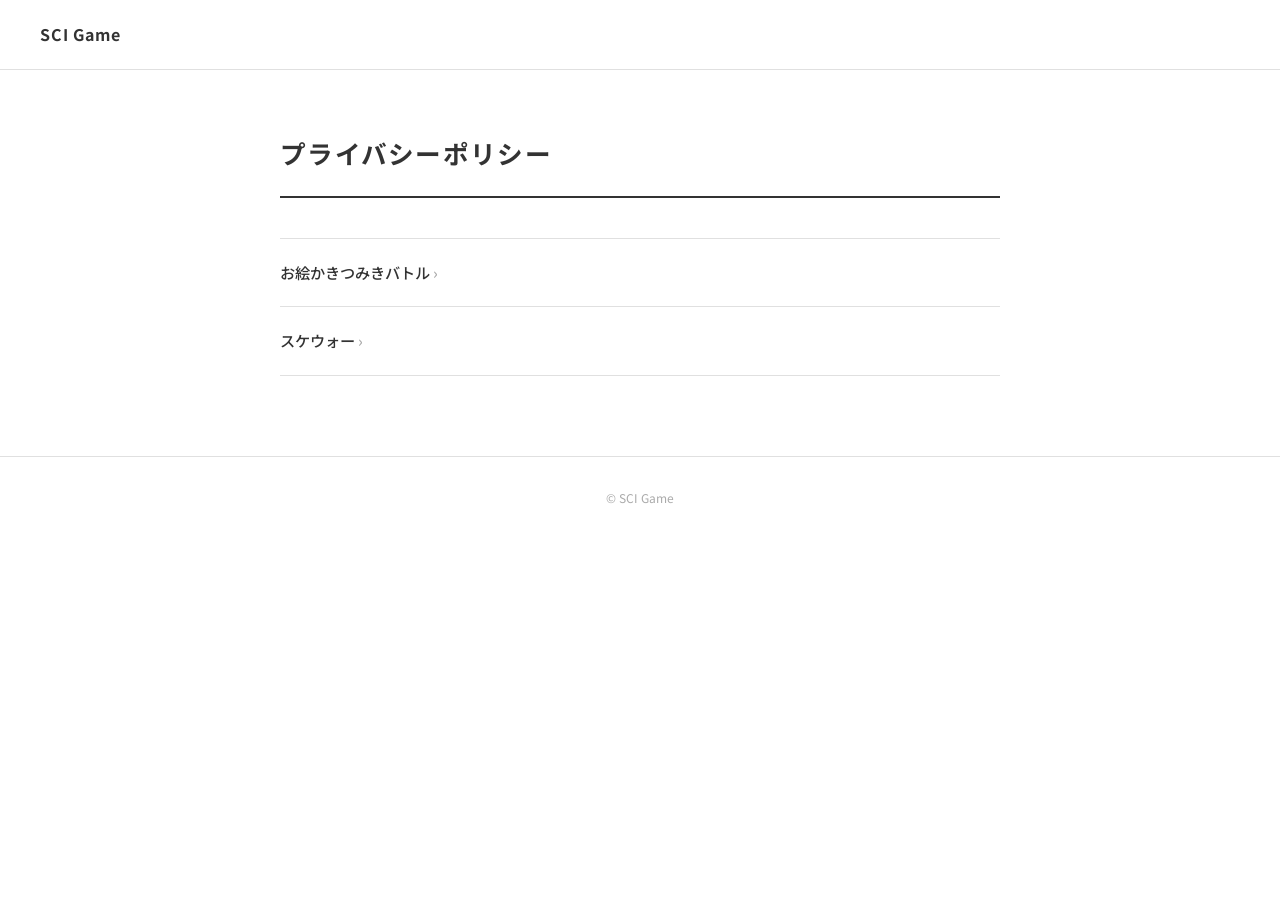
<file: index.html>
<!DOCTYPE html>
<html lang="ja">
<head>
  <meta charset="UTF-8">
  <meta name="viewport" content="width=device-width, initial-scale=1.0">
  <title>SCI Game - プライバシーポリシー</title>
  <link rel="stylesheet" href="style.css">
</head>
<body>
  <header>
    <span class="site-name">SCI Game</span>
  </header>
  <main>
    <h1 class="page-title">プライバシーポリシー</h1>
    <div class="app-list">
      <a href="tsumiki/">お絵かきつみきバトル</a>
      <a href="sketch-wars/">スケウォー</a>
    </div>
  </main>
  <footer>
    &copy; SCI Game
  </footer>
</body>
</html>
</file>
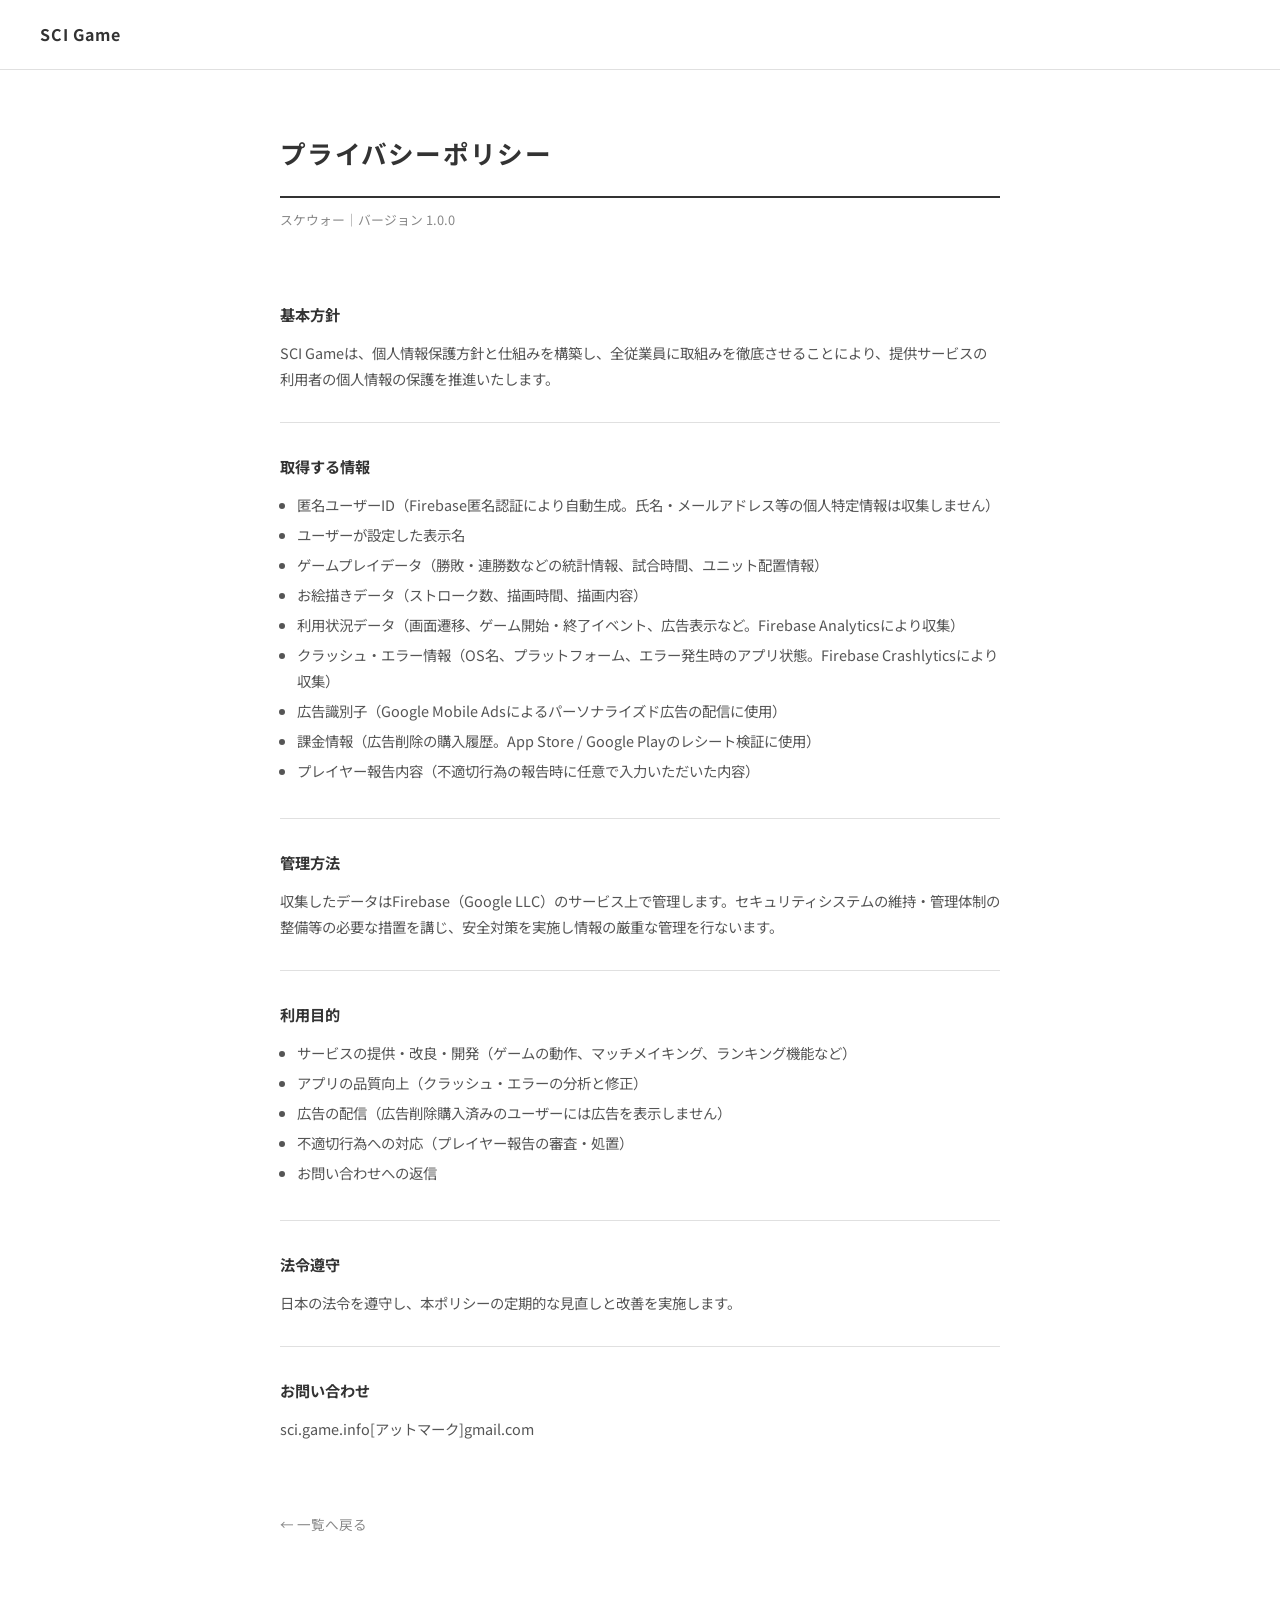
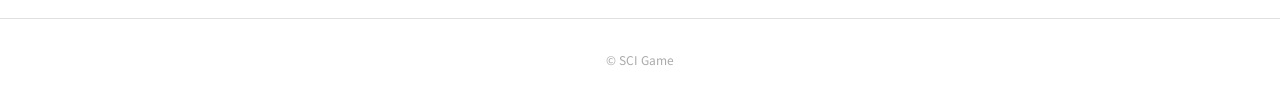
<file: sketch-wars/index.html>
<!DOCTYPE html>
<html lang="ja">
<head>
  <meta charset="UTF-8">
  <meta name="viewport" content="width=device-width, initial-scale=1.0">
  <title>スケウォー - プライバシーポリシー</title>
  <link rel="stylesheet" href="../style.css">
</head>
<body>
  <header>
    <a href="../" class="site-name">SCI Game</a>
  </header>
  <main>
    <h1 class="page-title">プライバシーポリシー</h1>
    <p class="version">スケウォー｜バージョン 1.0.0</p>

    <div class="section">
      <h2>基本方針</h2>
      <p>SCI Gameは、個人情報保護方針と仕組みを構築し、全従業員に取組みを徹底させることにより、提供サービスの利用者の個人情報の保護を推進いたします。</p>
    </div>

    <div class="section">
      <h2>取得する情報</h2>
      <ul>
        <li>匿名ユーザーID（Firebase匿名認証により自動生成。氏名・メールアドレス等の個人特定情報は収集しません）</li>
        <li>ユーザーが設定した表示名</li>
        <li>ゲームプレイデータ（勝敗・連勝数などの統計情報、試合時間、ユニット配置情報）</li>
        <li>お絵描きデータ（ストローク数、描画時間、描画内容）</li>
        <li>利用状況データ（画面遷移、ゲーム開始・終了イベント、広告表示など。Firebase Analyticsにより収集）</li>
        <li>クラッシュ・エラー情報（OS名、プラットフォーム、エラー発生時のアプリ状態。Firebase Crashlyticsにより収集）</li>
        <li>広告識別子（Google Mobile Adsによるパーソナライズド広告の配信に使用）</li>
        <li>課金情報（広告削除の購入履歴。App Store / Google Playのレシート検証に使用）</li>
        <li>プレイヤー報告内容（不適切行為の報告時に任意で入力いただいた内容）</li>
      </ul>
    </div>

    <div class="section">
      <h2>管理方法</h2>
      <p>収集したデータはFirebase（Google LLC）のサービス上で管理します。セキュリティシステムの維持・管理体制の整備等の必要な措置を講じ、安全対策を実施し情報の厳重な管理を行ないます。</p>
    </div>

    <div class="section">
      <h2>利用目的</h2>
      <ul>
        <li>サービスの提供・改良・開発（ゲームの動作、マッチメイキング、ランキング機能など）</li>
        <li>アプリの品質向上（クラッシュ・エラーの分析と修正）</li>
        <li>広告の配信（広告削除購入済みのユーザーには広告を表示しません）</li>
        <li>不適切行為への対応（プレイヤー報告の審査・処置）</li>
        <li>お問い合わせへの返信</li>
      </ul>
    </div>

    <div class="section">
      <h2>法令遵守</h2>
      <p>日本の法令を遵守し、本ポリシーの定期的な見直しと改善を実施します。</p>
    </div>

    <div class="section">
      <h2>お問い合わせ</h2>
      <p>sci.game.info[アットマーク]gmail.com</p>
    </div>

    <a href="../" class="back-link">← 一覧へ戻る</a>
  </main>
  <footer>
    &copy; SCI Game
  </footer>
</body>
</html>
</file>
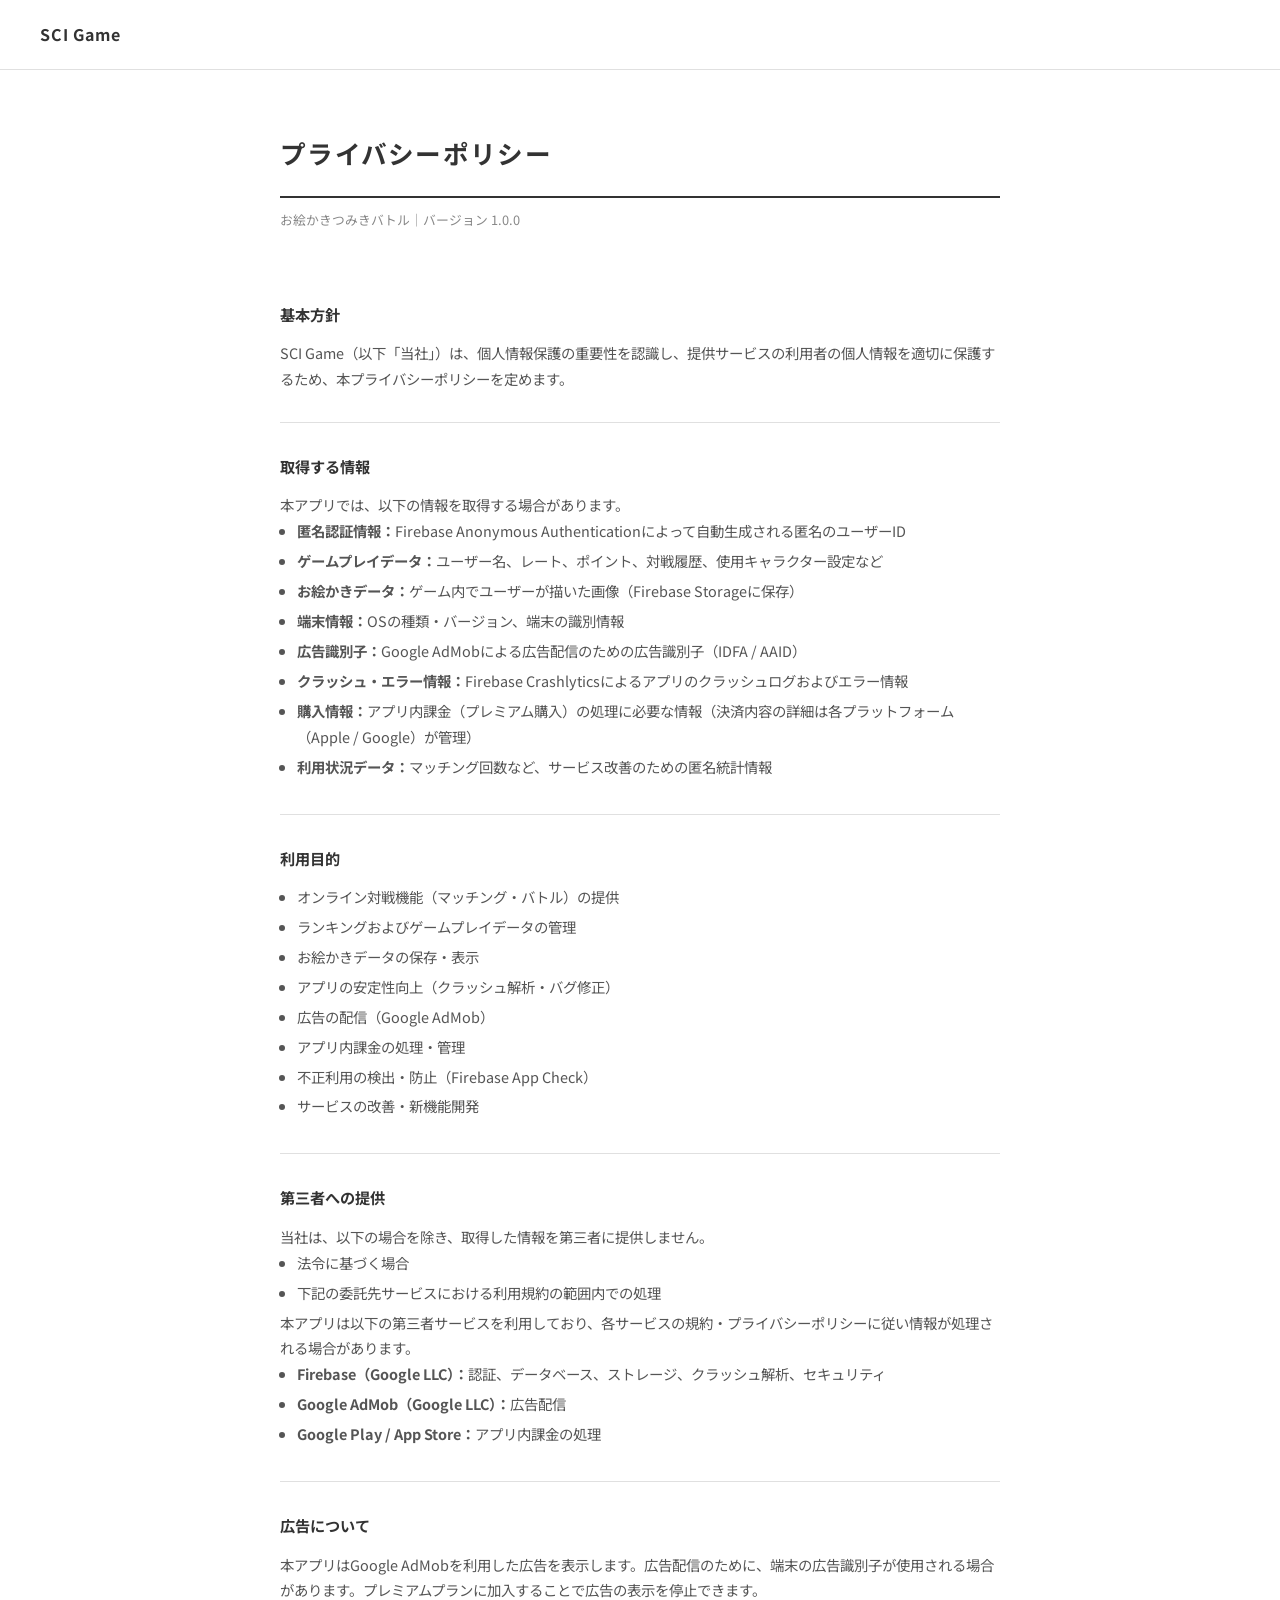
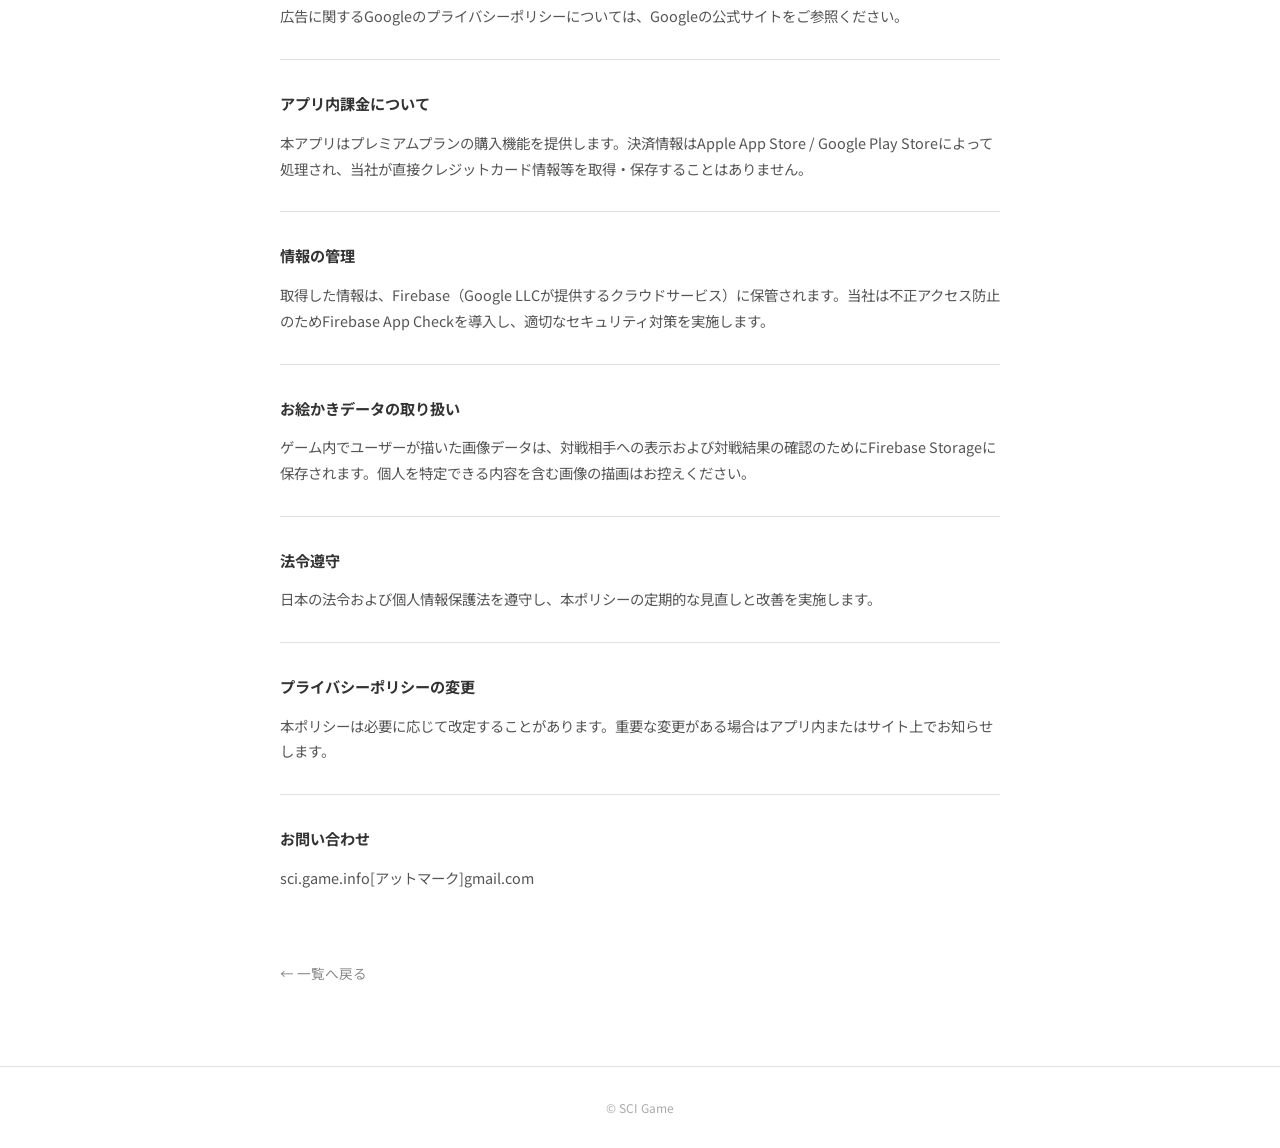
<file: tsumiki/index.html>
<!DOCTYPE html>
<html lang="ja">
<head>
  <meta charset="UTF-8">
  <meta name="viewport" content="width=device-width, initial-scale=1.0">
  <title>お絵かきつみきバトル - プライバシーポリシー</title>
  <link rel="stylesheet" href="../style.css">
</head>
<body>
  <header>
    <a href="../" class="site-name">SCI Game</a>
  </header>
  <main>
    <h1 class="page-title">プライバシーポリシー</h1>
    <p class="version">お絵かきつみきバトル｜バージョン 1.0.0</p>

    <div class="section">
      <h2>基本方針</h2>
      <p>SCI Game（以下「当社」）は、個人情報保護の重要性を認識し、提供サービスの利用者の個人情報を適切に保護するため、本プライバシーポリシーを定めます。</p>
    </div>

    <div class="section">
      <h2>取得する情報</h2>
      <p>本アプリでは、以下の情報を取得する場合があります。</p>
      <ul>
        <li><strong>匿名認証情報：</strong>Firebase Anonymous Authenticationによって自動生成される匿名のユーザーID</li>
        <li><strong>ゲームプレイデータ：</strong>ユーザー名、レート、ポイント、対戦履歴、使用キャラクター設定など</li>
        <li><strong>お絵かきデータ：</strong>ゲーム内でユーザーが描いた画像（Firebase Storageに保存）</li>
        <li><strong>端末情報：</strong>OSの種類・バージョン、端末の識別情報</li>
        <li><strong>広告識別子：</strong>Google AdMobによる広告配信のための広告識別子（IDFA / AAID）</li>
        <li><strong>クラッシュ・エラー情報：</strong>Firebase Crashlyticsによるアプリのクラッシュログおよびエラー情報</li>
        <li><strong>購入情報：</strong>アプリ内課金（プレミアム購入）の処理に必要な情報（決済内容の詳細は各プラットフォーム（Apple / Google）が管理）</li>
        <li><strong>利用状況データ：</strong>マッチング回数など、サービス改善のための匿名統計情報</li>
      </ul>
    </div>

    <div class="section">
      <h2>利用目的</h2>
      <ul>
        <li>オンライン対戦機能（マッチング・バトル）の提供</li>
        <li>ランキングおよびゲームプレイデータの管理</li>
        <li>お絵かきデータの保存・表示</li>
        <li>アプリの安定性向上（クラッシュ解析・バグ修正）</li>
        <li>広告の配信（Google AdMob）</li>
        <li>アプリ内課金の処理・管理</li>
        <li>不正利用の検出・防止（Firebase App Check）</li>
        <li>サービスの改善・新機能開発</li>
      </ul>
    </div>

    <div class="section">
      <h2>第三者への提供</h2>
      <p>当社は、以下の場合を除き、取得した情報を第三者に提供しません。</p>
      <ul>
        <li>法令に基づく場合</li>
        <li>下記の委託先サービスにおける利用規約の範囲内での処理</li>
      </ul>
      <p>本アプリは以下の第三者サービスを利用しており、各サービスの規約・プライバシーポリシーに従い情報が処理される場合があります。</p>
      <ul>
        <li><strong>Firebase（Google LLC）：</strong>認証、データベース、ストレージ、クラッシュ解析、セキュリティ</li>
        <li><strong>Google AdMob（Google LLC）：</strong>広告配信</li>
        <li><strong>Google Play / App Store：</strong>アプリ内課金の処理</li>
      </ul>
    </div>

    <div class="section">
      <h2>広告について</h2>
      <p>本アプリはGoogle AdMobを利用した広告を表示します。広告配信のために、端末の広告識別子が使用される場合があります。プレミアムプランに加入することで広告の表示を停止できます。</p>
      <p>広告に関するGoogleのプライバシーポリシーについては、Googleの公式サイトをご参照ください。</p>
    </div>

    <div class="section">
      <h2>アプリ内課金について</h2>
      <p>本アプリはプレミアムプランの購入機能を提供します。決済情報はApple App Store / Google Play Storeによって処理され、当社が直接クレジットカード情報等を取得・保存することはありません。</p>
    </div>

    <div class="section">
      <h2>情報の管理</h2>
      <p>取得した情報は、Firebase（Google LLCが提供するクラウドサービス）に保管されます。当社は不正アクセス防止のためFirebase App Checkを導入し、適切なセキュリティ対策を実施します。</p>
    </div>

    <div class="section">
      <h2>お絵かきデータの取り扱い</h2>
      <p>ゲーム内でユーザーが描いた画像データは、対戦相手への表示および対戦結果の確認のためにFirebase Storageに保存されます。個人を特定できる内容を含む画像の描画はお控えください。</p>
    </div>

    <div class="section">
      <h2>法令遵守</h2>
      <p>日本の法令および個人情報保護法を遵守し、本ポリシーの定期的な見直しと改善を実施します。</p>
    </div>

    <div class="section">
      <h2>プライバシーポリシーの変更</h2>
      <p>本ポリシーは必要に応じて改定することがあります。重要な変更がある場合はアプリ内またはサイト上でお知らせします。</p>
    </div>

    <div class="section">
      <h2>お問い合わせ</h2>
      <p>sci.game.info[アットマーク]gmail.com</p>
    </div>

    <a href="../" class="back-link">← 一覧へ戻る</a>
  </main>
  <footer>
    &copy; SCI Game
  </footer>
</body>
</html>
</file>
<file: style.css>
@import url('https://fonts.googleapis.com/css2?family=Noto+Sans+JP:wght@400;500;700&display=swap');

* {
  box-sizing: border-box;
  margin: 0;
  padding: 0;
}

body {
  font-family: 'Noto Sans JP', sans-serif;
  font-size: 14px;
  color: #333;
  background: #fff;
  line-height: 1.8;
}

header {
  background: #fff;
  border-bottom: 1px solid #e0e0e0;
  padding: 20px 40px;
}

header .site-name {
  font-size: 1rem;
  font-weight: 700;
  color: #333;
  text-decoration: none;
  letter-spacing: 0.05em;
}

main {
  max-width: 800px;
  margin: 60px auto;
  padding: 0 40px;
}

.page-title {
  font-size: 1.6rem;
  font-weight: 700;
  letter-spacing: 0.05em;
  padding-bottom: 20px;
  border-bottom: 2px solid #333;
  margin-bottom: 10px;
}

.version {
  font-size: 0.8rem;
  color: #888;
  margin-bottom: 40px;
}

.section {
  padding: 30px 0;
  border-bottom: 1px solid #e0e0e0;
}

.section:last-of-type {
  border-bottom: none;
}

.section h2 {
  font-size: 0.95rem;
  font-weight: 700;
  margin-bottom: 12px;
  color: #333;
}

.section p {
  font-size: 0.9rem;
  color: #555;
}

.section ul {
  padding-left: 1.2em;
  font-size: 0.9rem;
  color: #555;
}

.section ul li {
  margin-bottom: 4px;
}

footer {
  margin-top: 80px;
  border-top: 1px solid #e0e0e0;
  padding: 30px 40px;
  text-align: center;
  font-size: 0.75rem;
  color: #aaa;
}

/* index page */
.app-list {
  margin-top: 40px;
}

.app-list a {
  display: block;
  padding: 20px 0;
  border-bottom: 1px solid #e0e0e0;
  text-decoration: none;
  color: #333;
  font-size: 0.95rem;
  font-weight: 500;
}

.app-list a:first-child {
  border-top: 1px solid #e0e0e0;
}

.app-list a:hover {
  color: #0066cc;
}

.app-list a::after {
  content: ' ›';
  color: #aaa;
}

.back-link {
  display: inline-block;
  margin-top: 40px;
  font-size: 0.85rem;
  color: #888;
  text-decoration: none;
}

.back-link:hover {
  color: #0066cc;
}
</file>
